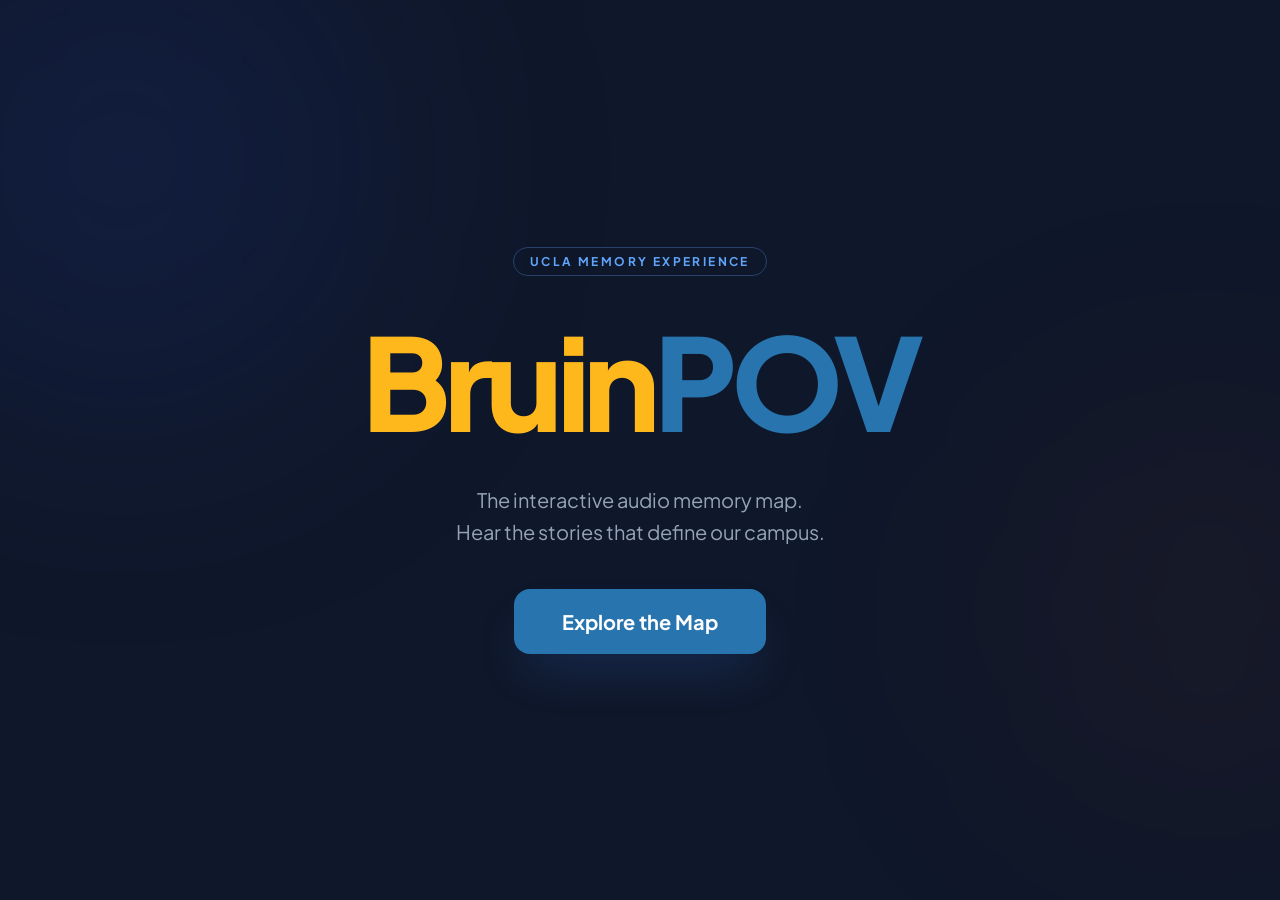
<file: app/index.html>
<!DOCTYPE html>
<html lang="en">
<head>
    <meta charset="UTF-8">
    <meta name="viewport" content="width=device-width, initial-scale=1.0">
    <title>BruinPOV | Home</title>
    <link href="https://fonts.googleapis.com/css2?family=Plus+Jakarta+Sans:wght@400;600;800&display=swap" rel="stylesheet">
    <link rel="stylesheet" href="landingpage.css">

</head>
<body>
    <main>
        <div class="blob blob-left"></div>
        <div class="blob blob-right"></div>

        <div class="content">
            <span class="badge">UCLA Memory Experience</span>

            <h1>
                <span class="gold">Bruin</span><span class="blue">POV</span>
            </h1>

            <p>
                The interactive audio memory map.<br>
                Hear the stories that define our campus.
            </p>

            <div class="cta-wrap">
                <a href="project.html" class="cta-btn">Explore the Map</a>
            </div>
        </div>
    </main>
</body>
</html>
</file>
<file: app/landingpage.css>
*, *::before, *::after { box-sizing: border-box; margin: 0; padding: 0; }

        body {
            font-family: 'Plus Jakarta Sans', sans-serif;
            background: #0f172a;
            color: #fff;
            -webkit-font-smoothing: antialiased;
        }

        main {
            position: relative;
            display: flex;
            flex-direction: column;
            align-items: center;
            justify-content: center;
            min-height: 100vh;
            text-align: center;
            padding: 0 24px;
            overflow: hidden;
        }

        .blob {
            position: absolute;
            border-radius: 50%;
            pointer-events: none;
        }

        .blob-left {
            top: -10%;
            left: -10%;
            width: 500px;
            height: 500px;
            background: rgba(30, 58, 138, 0.2);
            filter: blur(120px);
        }

        .blob-right {
            bottom: 10%;
            right: -10%;
            width: 400px;
            height: 400px;
            background: rgba(120, 53, 15, 0.1);
            filter: blur(120px);
        }

        .content {
            position: relative;
            z-index: 10;
        }

        .badge {
            display: inline-block;
            padding: 6px 16px;
            margin-bottom: 24px;
            font-size: 12px;
            font-weight: 700;
            letter-spacing: 0.2em;
            color: #60a5fa;
            text-transform: uppercase;
            border: 1px solid rgba(96, 165, 250, 0.3);
            border-radius: 9999px;
        }

        h1 {
            font-size: 72px;
            font-weight: 800;
            letter-spacing: -0.05em;
            line-height: 1.25;
            margin-bottom: 24px;
        }

        .gold { color: #FFB81C; }
        .blue { color: #2774AE; }

        p {
            font-size: 18px;
            color: #94a3b8;
            max-width: 576px;
            margin: 0 auto 40px;
            line-height: 1.625;
        }

        .cta-wrap {
            display: flex;
            justify-content: center;
        }

        .cta-btn {
            display: inline-block;
            background: #2774AE;
            color: #fff;
            text-decoration: none;
            padding: 20px 48px;
            border-radius: 16px;
            font-size: 20px;
            font-weight: 700;
            box-shadow: 0 25px 50px -12px rgba(59, 130, 246, 0.2);
            transition: transform 0.2s, background 0.2s;
        }

        .cta-btn:hover {
            transform: scale(1.05);
            background: #3289cc;
        }

        @media (min-width: 768px) {
            h1 { font-size: 128px; }
            p  { font-size: 20px; }
        }
</file>
